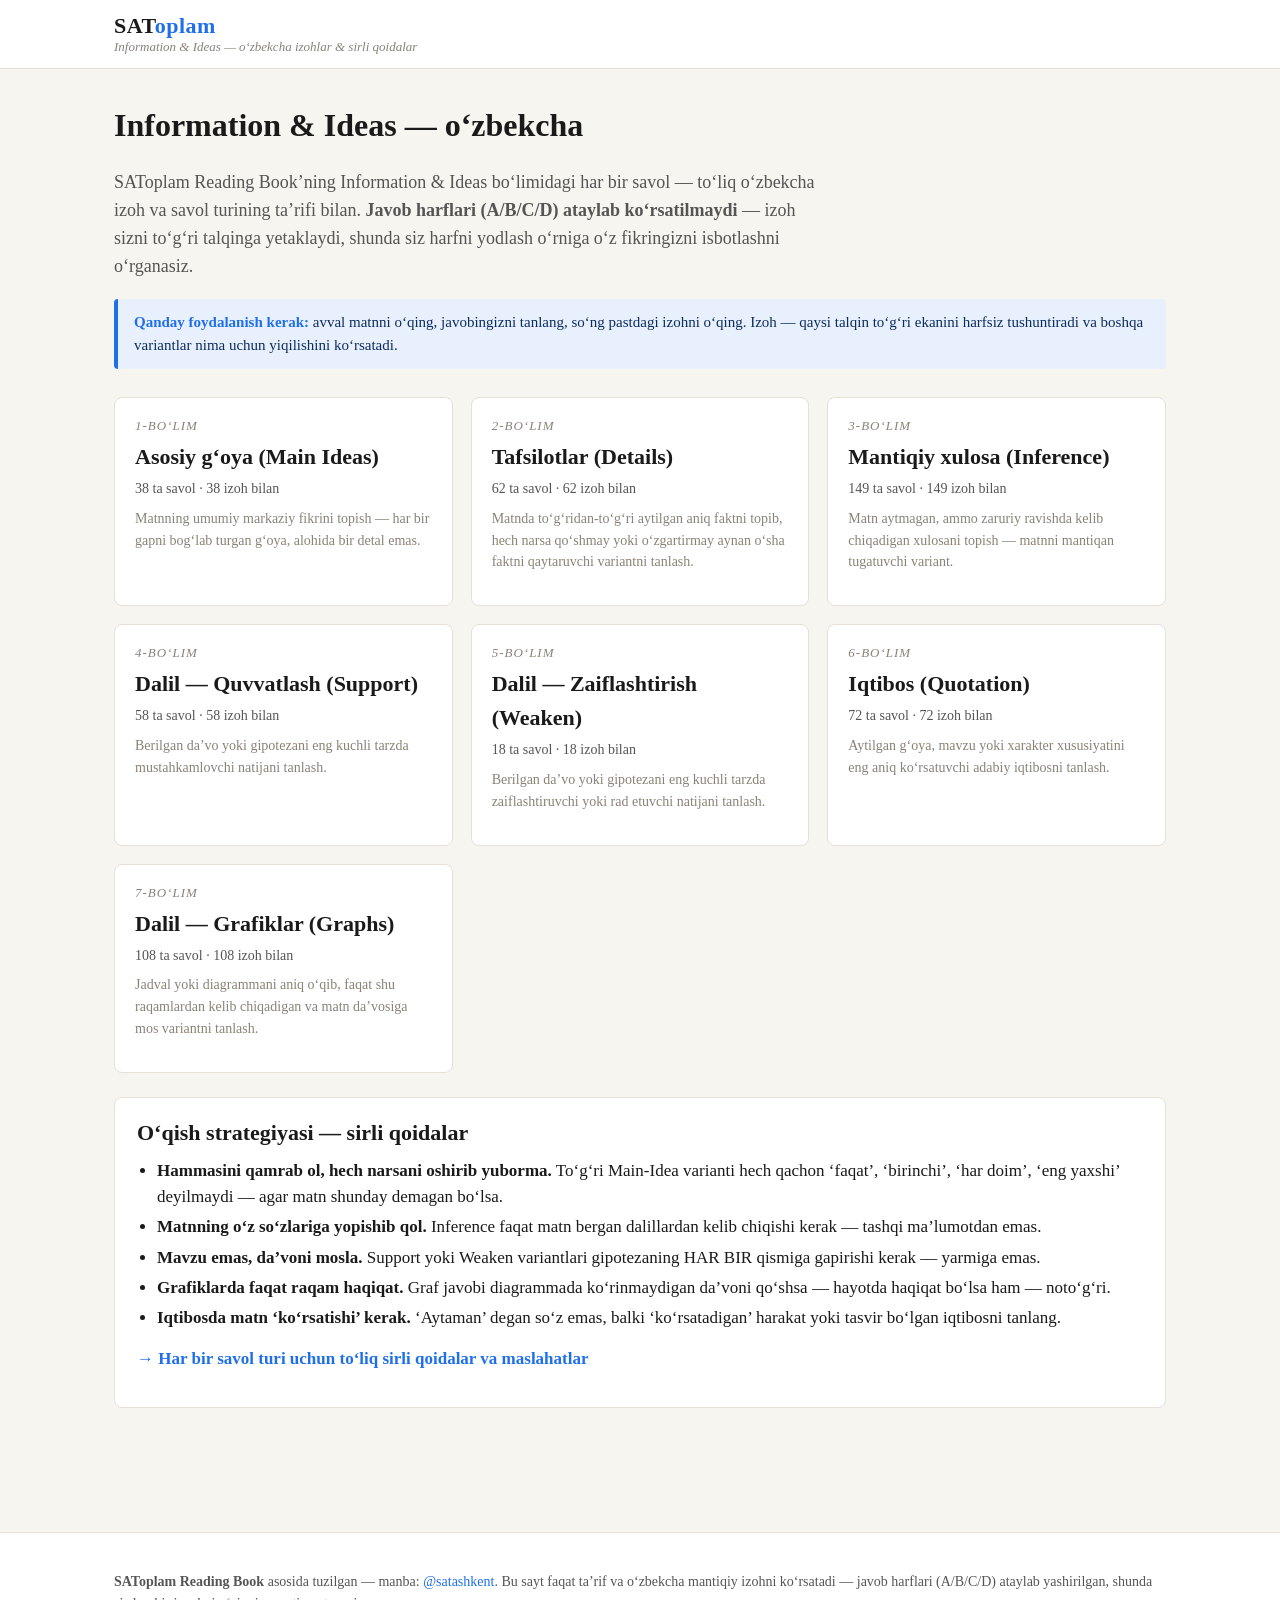
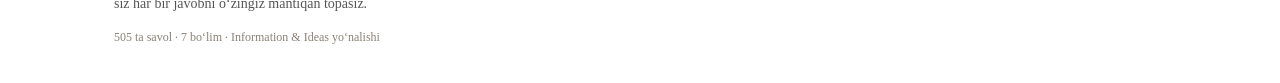
<file: index.html>
<!DOCTYPE html>
<html lang="uz">
<head>
<meta charset="utf-8" />
<meta name="viewport" content="width=device-width,initial-scale=1" />
<title>SAToplam — Information &amp; Ideas | O‘zbekcha izohlar va sirli qoidalar</title>
<meta name="description" content="SAToplam Reading Book’ning Information &amp; Ideas bo‘limidagi har bir savol uchun to‘liq o‘zbekcha izoh, ta’rif va sirli qoidalar — javob harflari ko‘rsatilmaydi." />
<link rel="stylesheet" href="styles.css" />
</head>
<body>
<header class="topbar">
  <div class="wrap">
    <a class="brand" href="#/">
      <span class="logo">SAT<span class="accent">oplam</span></span>
      <span class="tagline">Information &amp; Ideas — o‘zbekcha izohlar &amp; sirli qoidalar</span>
    </a>
    <nav class="topnav" id="breadcrumb"></nav>
  </div>
</header>

<main class="wrap" id="view">
  <p class="loading">505 ta savol yuklanmoqda…</p>
</main>

<footer class="footer">
  <div class="wrap">
    <p>
      <strong>SAToplam Reading Book</strong> asosida tuzilgan — manba: <a href="https://t.me/satashkent" target="_blank" rel="noopener">@satashkent</a>.
      Bu sayt faqat ta’rif va o‘zbekcha mantiqiy izohni ko‘rsatadi — javob harflari (A/B/C/D) ataylab yashirilgan, shunda siz har bir javobni o‘zingiz mantiqan topasiz.
    </p>
    <p class="muted">505 ta savol · 7 bo‘lim · Information &amp; Ideas yo‘nalishi</p>
  </div>
</footer>

<script src="app.js"></script>
</body>
</html>
</file>
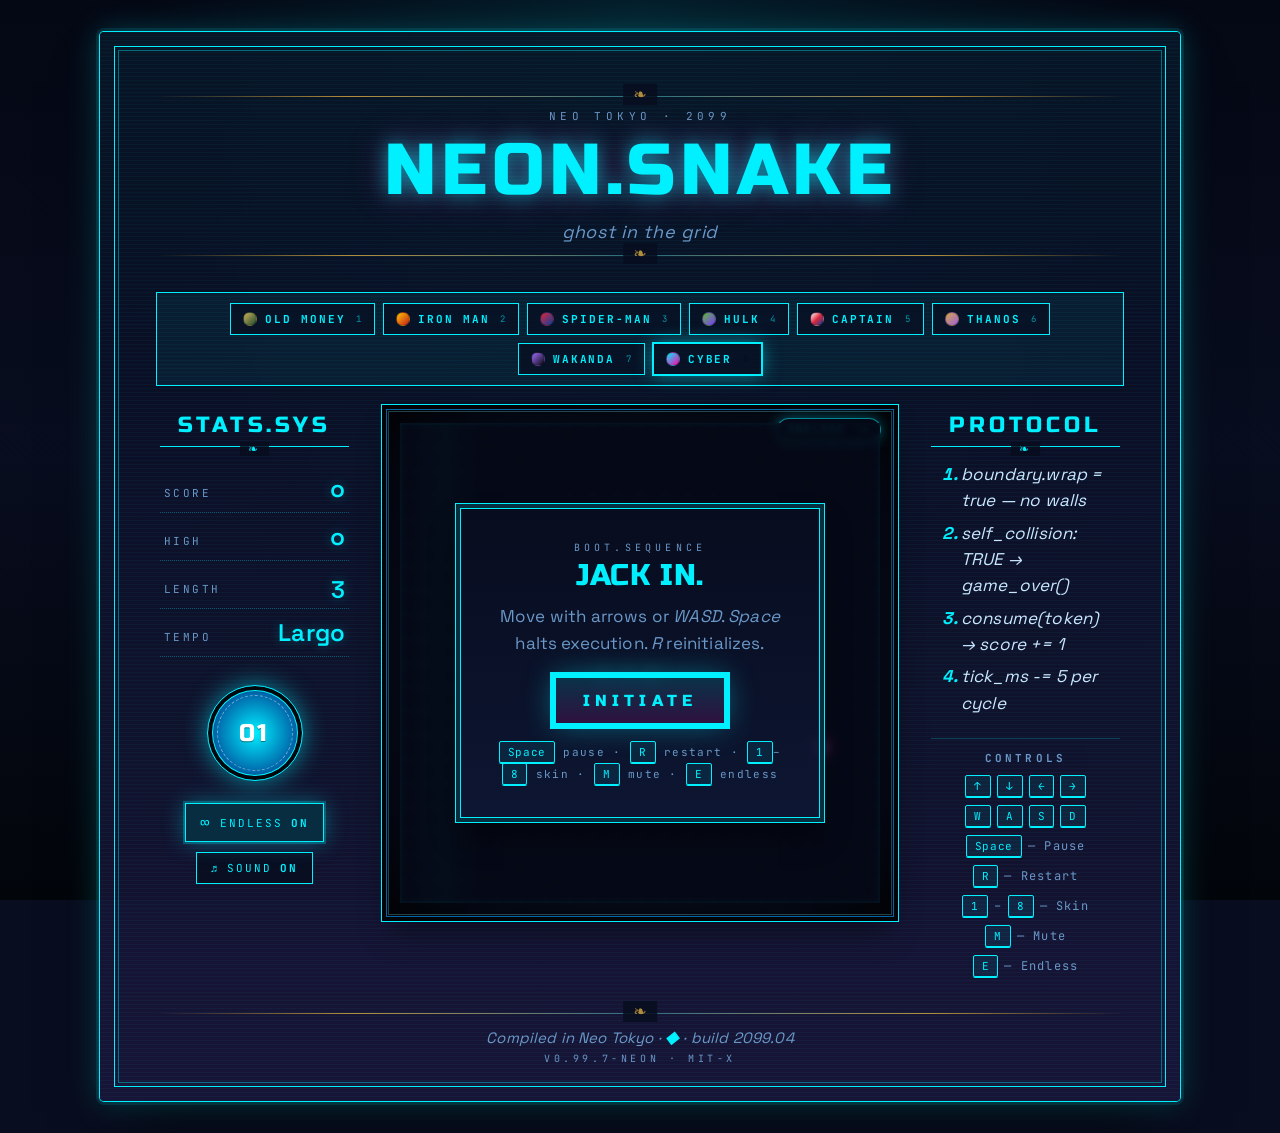
<file: snake/index.html>
<!DOCTYPE html>
<html lang="en">
<head>
  <meta charset="UTF-8" />
  <meta name="viewport" content="width=device-width, initial-scale=1.0" />
  <title>The Serpent Club &middot; Snake Multiverse</title>
  <link rel="preconnect" href="https://fonts.googleapis.com" />
  <link rel="preconnect" href="https://fonts.gstatic.com" crossorigin />
  <link
    href="https://fonts.googleapis.com/css2?family=Cormorant+Garamond:ital,wght@0,400;0,500;0,600;0,700;1,400&family=Libre+Caslon+Text:ital,wght@0,400;0,700;1,400&family=Italiana&family=Bebas+Neue&family=Russo+One&family=Space+Grotesk:wght@300;400;500;600;700&family=JetBrains+Mono:wght@400;700&family=Bangers&display=swap"
    rel="stylesheet"
  />
  <link rel="stylesheet" href="styles.css" />
</head>
<body data-skin="cyber" data-endless="1">
  <div class="paper">
    <header class="masthead">
      <div class="rule rule-top"></div>
      <p class="eyebrow" id="eyebrow">Members Only &middot; Est. MMXXV</p>
      <h1 class="wordmark" id="wordmark">The Serpent Club</h1>
      <p class="tagline" id="tagline"><em>An Exercise in Patience &amp; Quiet Fortune</em></p>
      <div class="rule rule-bottom"></div>
    </header>

    <!-- Skin selector -->
    <nav class="skin-bar" aria-label="Choose skin">
      <button class="skin-chip" data-skin="old-money" aria-label="Old Money skin"
              title="Old Money (1)"><span class="chip-dot dot-old-money"></span><span class="chip-label">Old Money</span><span class="chip-key">1</span></button>
      <button class="skin-chip" data-skin="iron-man" aria-label="Iron Man skin"
              title="Iron Man (2)"><span class="chip-dot dot-iron-man"></span><span class="chip-label">Iron Man</span><span class="chip-key">2</span></button>
      <button class="skin-chip" data-skin="spider-man" aria-label="Spider-Man skin"
              title="Spider-Man (3)"><span class="chip-dot dot-spider-man"></span><span class="chip-label">Spider-Man</span><span class="chip-key">3</span></button>
      <button class="skin-chip" data-skin="hulk" aria-label="Hulk skin"
              title="Hulk (4)"><span class="chip-dot dot-hulk"></span><span class="chip-label">Hulk</span><span class="chip-key">4</span></button>
      <button class="skin-chip" data-skin="captain-america" aria-label="Captain America skin"
              title="Captain America (5)"><span class="chip-dot dot-captain-america"></span><span class="chip-label">Captain</span><span class="chip-key">5</span></button>
      <button class="skin-chip" data-skin="thanos" aria-label="Thanos skin"
              title="Thanos (6)"><span class="chip-dot dot-thanos"></span><span class="chip-label">Thanos</span><span class="chip-key">6</span></button>
      <button class="skin-chip" data-skin="black-panther" aria-label="Black Panther skin"
              title="Black Panther (7)"><span class="chip-dot dot-black-panther"></span><span class="chip-label">Wakanda</span><span class="chip-key">7</span></button>
      <button class="skin-chip" data-skin="cyber" aria-label="Cyber Modern skin"
              title="Cyber Modern (8)"><span class="chip-dot dot-cyber"></span><span class="chip-label">Cyber</span><span class="chip-key">8</span></button>
    </nav>

    <main class="court">
      <aside class="ledger ledger-left">
        <h2 class="ledger-title" id="ledger-title-left">Ledger</h2>
        <dl class="ledger-list">
          <div class="ledger-row">
            <dt>Score</dt>
            <dd id="score">0</dd>
          </div>
          <div class="ledger-row">
            <dt>High</dt>
            <dd id="high-score">0</dd>
          </div>
          <div class="ledger-row">
            <dt>Length</dt>
            <dd id="length">3</dd>
          </div>
          <div class="ledger-row">
            <dt>Tempo</dt>
            <dd id="tempo">Andante</dd>
          </div>
        </dl>
        <div class="seal" aria-hidden="true">
          <div class="seal-inner">
            <span class="seal-mono" id="seal-mono">S&middot;C</span>
          </div>
        </div>
        <div class="settings">
          <button id="endless-toggle" class="setting-btn setting-endless active" type="button" aria-pressed="true" title="Toggle Endless mode (E) — when ON, walls wrap and the snake passes through itself">
            <span class="setting-icon" aria-hidden="true">&infin;</span>
            <span class="setting-label">Endless</span>
            <span class="setting-state" id="endless-state">On</span>
          </button>
          <button id="sound-toggle" class="setting-btn" type="button" aria-pressed="true" title="Toggle sound (M)">
            <span class="setting-icon" aria-hidden="true">&#9836;</span>
            <span class="setting-label">Sound</span>
            <span class="setting-state" id="sound-state">On</span>
          </button>
        </div>
      </aside>

      <section class="board-frame">
        <div class="board-mat" id="board-mat">
          <canvas id="board" width="480" height="480" aria-label="Snake game board"></canvas>
          <div id="fx-layer" class="fx-layer" aria-hidden="true"></div>
          <div id="overlay" class="overlay">
            <div class="overlay-card">
              <p class="overlay-eyebrow" id="overlay-eyebrow">Welcome</p>
              <h2 class="overlay-title" id="overlay-title">Pour yourself a drink.</h2>
              <p class="overlay-body" id="overlay-body">
                Guide the serpent with the arrow keys, or <em>W &middot; A &middot; S &middot; D</em>.
                Collect the heirloom emeralds. Decline the walls.
              </p>
              <button id="start-btn" class="crest-btn" type="button">Begin the Round</button>
              <p class="overlay-foot">
                <kbd>Space</kbd> pause &middot; <kbd>R</kbd> restart &middot; <kbd>1</kbd>&ndash;<kbd>8</kbd> skin &middot; <kbd>M</kbd> mute &middot; <kbd>E</kbd> endless
              </p>
            </div>
          </div>
        </div>
      </section>

      <aside class="ledger ledger-right">
        <h2 class="ledger-title" id="ledger-title-right">House Rules</h2>
        <ol class="rules" id="rules">
          <li>The walls bend politely to one&rsquo;s will.</li>
          <li>One does not consume oneself.</li>
          <li>One collects emeralds with composure.</li>
          <li>The tempo quickens. So shall you.</li>
        </ol>
        <div class="controls">
          <h3 class="controls-title">Controls</h3>
          <ul class="keys">
            <li><kbd>&uarr;</kbd><kbd>&darr;</kbd><kbd>&larr;</kbd><kbd>&rarr;</kbd></li>
            <li><kbd>W</kbd><kbd>A</kbd><kbd>S</kbd><kbd>D</kbd></li>
            <li><kbd>Space</kbd> &mdash; Pause</li>
            <li><kbd>R</kbd> &mdash; Restart</li>
            <li><kbd>1</kbd>&ndash;<kbd>8</kbd> &mdash; Skin</li>
            <li><kbd>M</kbd> &mdash; Mute</li>
            <li><kbd>E</kbd> &mdash; Endless</li>
          </ul>
        </div>
      </aside>
    </main>

    <nav class="touchpad" aria-label="Touch controls">
      <button class="touch-btn" data-dir="up" aria-label="Up">&uarr;</button>
      <div class="touchpad-row">
        <button class="touch-btn" data-dir="left" aria-label="Left">&larr;</button>
        <button class="touch-btn" data-dir="down" aria-label="Down">&darr;</button>
        <button class="touch-btn" data-dir="right" aria-label="Right">&rarr;</button>
      </div>
    </nav>

    <footer class="colophon">
      <div class="rule rule-top"></div>
      <p class="colophon-line" id="colophon-line">
        Bound &amp; Pressed by The Serpent Club &middot; <span class="amp">&amp;</span> &middot; A Private Pastime
      </p>
      <p class="colophon-mono" id="colophon-mono">No. 001 &middot; First Edition &middot; MMXXV</p>
    </footer>
  </div>

  <script src="game.js"></script>
</body>
</html>
</file>
<file: styles.css>
/* SAToplam Information & Ideas — site styles */
:root {
  --bg: #f7f5f0;
  --paper: #ffffff;
  --ink: #1a1a1a;
  --ink-soft: #555;
  --muted: #8a8278;
  --rule: #e6e1d6;
  --accent: #1f6feb;
  --accent-soft: #e8f0fe;
  --warn: #b08900;
  --max: 1100px;
}

* { box-sizing: border-box; }

html, body {
  margin: 0;
  padding: 0;
  background: var(--bg);
  color: var(--ink);
  font-family: 'Georgia', 'Iowan Old Style', 'Palatino Linotype', 'Times New Roman', serif;
  font-size: 17px;
  line-height: 1.55;
}

a { color: var(--accent); text-decoration: none; }
a:hover { text-decoration: underline; }

.wrap {
  max-width: var(--max);
  margin: 0 auto;
  padding: 0 24px;
}

.topbar {
  background: var(--paper);
  border-bottom: 1px solid var(--rule);
  padding: 14px 0;
  position: sticky;
  top: 0;
  z-index: 10;
}
.topbar .wrap {
  display: flex;
  align-items: center;
  justify-content: space-between;
  gap: 18px;
  flex-wrap: wrap;
}
.brand { display: flex; flex-direction: column; line-height: 1.1; }
.logo {
  font-weight: 700;
  font-size: 22px;
  letter-spacing: 0.5px;
  color: var(--ink);
}
.logo .accent { color: var(--accent); }
.brand .tagline {
  font-size: 13px;
  color: var(--muted);
  font-style: italic;
  margin-top: 2px;
}
.topnav { font-size: 14px; color: var(--ink-soft); }
.topnav a { color: var(--ink-soft); }
.topnav .sep { margin: 0 6px; color: var(--muted); }

main.wrap { padding-top: 28px; padding-bottom: 60px; min-height: 70vh; }

h1 { font-size: 32px; margin: 4px 0 4px; }
h2 { font-size: 22px; margin: 28px 0 8px; }
h3 { font-size: 18px; margin: 24px 0 6px; color: var(--ink); }

.lead { font-size: 18px; color: var(--ink-soft); max-width: 78ch; }

.notice {
  background: var(--accent-soft);
  border-left: 4px solid var(--accent);
  padding: 12px 16px;
  margin: 18px 0 28px;
  border-radius: 4px;
  color: #0c2c5e;
  font-size: 15px;
}
.notice strong { color: var(--accent); }

/* Topic grid */
.topic-grid {
  display: grid;
  grid-template-columns: repeat(auto-fit, minmax(260px, 1fr));
  gap: 18px;
  margin-top: 18px;
}
.topic-card {
  background: var(--paper);
  border: 1px solid var(--rule);
  border-radius: 8px;
  padding: 18px 20px;
  transition: transform .06s ease, box-shadow .06s ease;
  display: block;
  color: inherit;
}
.topic-card:hover {
  transform: translateY(-1px);
  box-shadow: 0 4px 14px rgba(0,0,0,0.06);
  text-decoration: none;
}
.topic-card .num {
  font-size: 13px;
  color: var(--muted);
  letter-spacing: 1px;
  text-transform: uppercase;
  font-style: italic;
}
.topic-card .name {
  font-size: 22px;
  font-weight: 700;
  color: var(--ink);
  margin: 4px 0;
}
.topic-card .meta {
  color: var(--ink-soft);
  font-size: 14px;
}

/* Question list */
.question-list {
  list-style: none;
  margin: 18px 0 0;
  padding: 0;
}
.question-list li {
  background: var(--paper);
  border: 1px solid var(--rule);
  border-radius: 6px;
  padding: 14px 16px;
  margin-bottom: 10px;
  display: flex;
  gap: 14px;
  align-items: baseline;
  transition: background .08s ease;
}
.question-list li:hover { background: #fdfaf2; }
.question-list .qn {
  display: inline-block;
  min-width: 38px;
  font-weight: 700;
  color: var(--accent);
  font-size: 15px;
}
.question-list .preview {
  flex: 1;
  color: var(--ink-soft);
  font-size: 15px;
  font-style: italic;
}
.question-list .has-exp {
  font-size: 11px;
  color: #2a7a2a;
  background: #e6f3e6;
  padding: 2px 8px;
  border-radius: 999px;
  letter-spacing: 0.4px;
  text-transform: uppercase;
}
.question-list .no-exp {
  font-size: 11px;
  color: var(--warn);
  background: #fff7df;
  padding: 2px 8px;
  border-radius: 999px;
  letter-spacing: 0.4px;
  text-transform: uppercase;
}

/* Question detail */
.question-detail {
  background: var(--paper);
  border: 1px solid var(--rule);
  border-radius: 8px;
  padding: 26px 30px;
  margin-top: 8px;
}
.question-meta {
  font-size: 13px;
  color: var(--muted);
  letter-spacing: 0.6px;
  text-transform: uppercase;
}
.question-passage {
  font-size: 17px;
  line-height: 1.7;
  margin: 14px 0 22px;
  white-space: pre-wrap;
}
.question-prompt {
  font-weight: 700;
  font-size: 17px;
  margin: 0 0 10px;
}
.options {
  list-style: none;
  margin: 0 0 26px;
  padding: 0;
}
.options li {
  border: 1px solid var(--rule);
  background: #fcfaf4;
  border-radius: 6px;
  padding: 10px 14px;
  margin-bottom: 8px;
  display: flex;
  gap: 10px;
}
.options .key {
  font-weight: 700;
  min-width: 22px;
  color: var(--ink);
}
.options .body { flex: 1; }

.explanation {
  background: #fbf9f3;
  border: 1px solid var(--rule);
  border-left: 4px solid var(--accent);
  border-radius: 6px;
  padding: 18px 22px;
  margin-top: 8px;
}
.explanation h3 {
  margin-top: 0;
  color: var(--accent);
  font-size: 14px;
  text-transform: uppercase;
  letter-spacing: 1px;
}
.explanation p { margin: 0 0 12px; }
.explanation .definition {
  font-style: italic;
  color: var(--ink-soft);
  background: #fff;
  border-radius: 4px;
  padding: 10px 14px;
  border: 1px dashed var(--rule);
  margin-bottom: 14px;
}
.explanation .placeholder {
  color: var(--warn);
  font-style: italic;
}

.qnav {
  display: flex;
  justify-content: space-between;
  margin-top: 20px;
  gap: 8px;
  font-size: 14px;
}
.qnav a { padding: 8px 12px; border: 1px solid var(--rule); border-radius: 6px; background: var(--paper); color: var(--ink-soft); }
.qnav a:hover { border-color: var(--accent); color: var(--accent); text-decoration: none; }

.muted { color: var(--muted); font-size: 14px; }

.search-bar {
  display: flex;
  gap: 8px;
  margin: 18px 0;
}
.search-bar input {
  flex: 1;
  padding: 10px 14px;
  border: 1px solid var(--rule);
  border-radius: 6px;
  background: var(--paper);
  font-family: inherit;
  font-size: 16px;
}
.search-bar input:focus { outline: 2px solid var(--accent); border-color: var(--accent); }

.footer {
  border-top: 1px solid var(--rule);
  background: var(--paper);
  padding: 24px 0;
  margin-top: 40px;
  font-size: 14px;
  color: var(--ink-soft);
}
.footer a { color: var(--accent); }
.footer .muted { font-size: 12px; }

/* Tip / how-to-use box on home */
.tips {
  background: var(--paper);
  border: 1px solid var(--rule);
  border-radius: 8px;
  padding: 18px 22px;
  margin: 24px 0;
}
.tips h2 { margin-top: 0; }
.tips ul { padding-left: 20px; margin: 6px 0 0; }
.tips li { margin: 4px 0; }

@media (max-width: 640px) {
  body { font-size: 16px; }
  h1 { font-size: 26px; }
  .question-detail { padding: 18px 18px; }
}
</file>
<file: snake/styles.css>
/* =============================================================
   The Serpent Club — Snake Multiverse
   Skins: Old Money, Iron Man, Spider-Man, Hulk, Captain America,
          Thanos, Black Panther, Cyber Modern
   ============================================================= */

/* ---------------------------------------------------------------
   Default theme variables (Old Money)
   --------------------------------------------------------------- */
:root {
  /* page bg */
  --bg-1: #0c2418;
  --bg-2: #0f2a1d;
  --bg-3: #0a1d13;
  --bg-accent: rgba(212, 168, 75, 0.07);
  --bg-spotlight: rgba(212, 168, 75, 0.07);

  /* paper / surface */
  --paper-1: #f4ecd8;
  --paper-2: #ebe1c4;
  --ink:        #1c1a14;
  --ink-soft:   #3a3528;
  --ink-strong: #14361f;

  /* accents */
  --accent:        #b08d3a;       /* primary border / rules */
  --accent-bright: #d4a84b;
  --accent-soft:   #c9a449;
  --accent-2:      #6b1f1a;       /* secondary, for seal etc. */
  --accent-2-ink:  #f4ecd8;       /* ink color over accent-2 */

  /* fonts */
  --font-display:  "Italiana", "Cormorant Garamond", serif;
  --font-body:     "Cormorant Garamond", Georgia, serif;
  --font-mono:     "Libre Caslon Text", Georgia, serif;
  --font-eyebrow-spacing: 0.4em;
  --eyebrow-tt: uppercase;
  --wordmark-shadow: 0 1px 0 rgba(255,255,255,0.6);

  /* paper edges */
  --paper-radius: 0px;
  --paper-shadow:
    0 0 0 1px var(--accent),
    0 0 0 8px var(--paper-1),
    0 0 0 9px var(--accent),
    0 30px 60px -20px rgba(0,0,0,0.7),
    0 60px 80px -40px rgba(0,0,0,0.5);
  --paper-image:
    radial-gradient(circle at 20% 10%, rgba(176,141,58,0.06), transparent 40%),
    radial-gradient(circle at 80% 90%, rgba(107,31,26,0.05), transparent 45%);

  /* board frame */
  --board-bg-1: #10311f;
  --board-bg-2: #1d4a2c;
  --board-bg-3: #0f2a1d;
  --board-grid: rgba(212,168,75,0.07);
  --board-grid-strong: rgba(212,168,75,0.14);
  --board-border: var(--accent);

  /* misc */
  --kbd-bg: var(--paper-1);
  --kbd-fg: var(--ink-strong);
  --rule-fg: var(--accent);
  --rule-mid: var(--ink);
  --crest-bg: var(--ink-strong);
  --crest-fg: var(--paper-1);

  /* skin name shown sometimes */
  --skin-name: "Old Money";
}

/* ---------------------------------------------------------------
   Reset + base
   --------------------------------------------------------------- */
* { box-sizing: border-box; }

html, body { margin: 0; padding: 0; min-height: 100%; }

body {
  font-family: var(--font-body);
  color: var(--paper-1);
  background-color: var(--bg-2);
  background-image:
    radial-gradient(ellipse at top, var(--bg-spotlight), transparent 55%),
    radial-gradient(ellipse at bottom, rgba(0,0,0,0.45), transparent 60%),
    repeating-linear-gradient(45deg, rgba(0,0,0,0.04) 0 2px, transparent 2px 6px),
    linear-gradient(180deg, var(--bg-1) 0%, var(--bg-2) 50%, var(--bg-3) 100%);
  background-attachment: fixed;
  min-height: 100vh;
  display: flex;
  align-items: center;
  justify-content: center;
  padding: 32px 16px;
  letter-spacing: 0.01em;
  transition: background-color 350ms ease;
}

/* ---------------------------------------------------------------
   Paper / outer frame
   --------------------------------------------------------------- */
.paper {
  width: 100%;
  max-width: 1080px;
  color: var(--ink);
  padding: 44px 56px 32px;
  position: relative;
  border-radius: var(--paper-radius);
  box-shadow: var(--paper-shadow);
  background:
    var(--paper-image),
    linear-gradient(180deg, var(--paper-1) 0%, var(--paper-2) 100%);
  transition: background 350ms ease, box-shadow 350ms ease;
}
.paper::before,
.paper::after {
  content: "";
  position: absolute;
  inset: 14px;
  border: 1px solid var(--accent);
  pointer-events: none;
  border-radius: calc(var(--paper-radius) - 4px);
  transition: border-color 350ms ease;
}
.paper::after {
  inset: 18px;
  border: 1px solid color-mix(in srgb, var(--accent) 40%, transparent);
}

/* ---------------------------------------------------------------
   Masthead
   --------------------------------------------------------------- */
.masthead {
  text-align: center;
  padding: 8px 0 14px;
}

.rule {
  height: 1px;
  background: linear-gradient(
    90deg,
    transparent 0%,
    var(--rule-fg) 20%,
    var(--rule-mid) 50%,
    var(--rule-fg) 80%,
    transparent 100%
  );
  margin: 12px auto;
  position: relative;
}
.rule::before {
  content: "\2767";
  position: absolute;
  top: -12px;
  left: 50%;
  transform: translateX(-50%);
  color: var(--rule-fg);
  background: var(--paper-1);
  padding: 0 10px;
  font-size: 16px;
}

.eyebrow {
  font-family: var(--font-mono);
  letter-spacing: var(--font-eyebrow-spacing);
  text-transform: var(--eyebrow-tt);
  font-size: 11px;
  color: var(--ink-soft);
  margin: 6px 0 4px;
}

.wordmark {
  font-family: var(--font-display);
  font-weight: 400;
  font-size: clamp(44px, 6vw, 72px);
  letter-spacing: 0.06em;
  margin: 4px 0 6px;
  color: var(--ink-strong);
  text-shadow: var(--wordmark-shadow);
  transition: color 350ms ease;
}

.tagline {
  font-family: var(--font-body);
  font-style: italic;
  font-size: clamp(15px, 1.4vw, 18px);
  letter-spacing: 0.04em;
  color: var(--ink-soft);
  margin: 0 0 10px;
}

/* ---------------------------------------------------------------
   Skin selector bar
   --------------------------------------------------------------- */
.skin-bar {
  display: flex;
  flex-wrap: wrap;
  gap: 8px;
  justify-content: center;
  margin: 10px auto 18px;
  padding: 10px;
  border: 1px solid var(--accent);
  background: color-mix(in srgb, var(--ink-strong) 6%, transparent);
}
.skin-chip {
  display: inline-flex;
  align-items: center;
  gap: 8px;
  padding: 8px 12px;
  background: var(--paper-1);
  color: var(--ink-strong);
  border: 1px solid var(--accent);
  font-family: var(--font-mono);
  font-size: 11px;
  letter-spacing: 0.18em;
  text-transform: uppercase;
  cursor: pointer;
  transition: transform 120ms ease, background 200ms ease, box-shadow 200ms ease;
  position: relative;
}
.skin-chip:hover {
  transform: translateY(-1px);
  box-shadow: 0 4px 10px rgba(0,0,0,0.18);
}
.skin-chip.active {
  background: var(--accent);
  color: var(--paper-1);
  box-shadow: inset 0 0 0 2px var(--paper-1), 0 0 0 1px var(--accent);
}
.chip-dot {
  width: 14px; height: 14px;
  border-radius: 50%;
  border: 1px solid rgba(0,0,0,0.25);
  flex-shrink: 0;
}
.chip-label { font-weight: 700; }
.chip-key {
  font-size: 9px;
  letter-spacing: 0.12em;
  color: color-mix(in srgb, var(--ink-strong) 60%, transparent);
  margin-left: 2px;
  font-family: "JetBrains Mono", monospace;
}
.skin-chip.active .chip-key { color: color-mix(in srgb, var(--paper-1) 80%, transparent); }

/* dot colors per chip */
.dot-old-money      { background: linear-gradient(135deg, #cdb15c 0%, #1d4a2c 100%); }
.dot-iron-man       { background: linear-gradient(135deg, #ffc400 0%, #c41e1e 100%); }
.dot-spider-man     { background: linear-gradient(135deg, #dc283c 0%, #0a3d99 100%); }
.dot-hulk           { background: linear-gradient(135deg, #5fb83a 0%, #7a3aff 100%); }
.dot-captain-america{ background: linear-gradient(135deg, #ffffff 0%, #dc283c 50%, #0a3d99 100%); }
.dot-thanos         { background: linear-gradient(135deg, #d4a84b 0%, #a060d8 100%); }
.dot-black-panther  { background: linear-gradient(135deg, #a06cff 0%, #08080d 100%); }
.dot-cyber          { background: linear-gradient(135deg, #00f0ff 0%, #ff00aa 100%); }

/* ---------------------------------------------------------------
   Court (3 columns)
   --------------------------------------------------------------- */
.court {
  display: grid;
  grid-template-columns: 1fr auto 1fr;
  gap: 28px;
  align-items: start;
  margin-top: 8px;
}
@media (max-width: 960px) {
  .court { grid-template-columns: 1fr; }
  .ledger { order: 2; }
  .ledger-right { order: 3; }
  .board-frame { order: 1; }
}

/* ---------------------------------------------------------------
   Ledger panels
   --------------------------------------------------------------- */
.ledger { padding: 8px 4px; position: relative; }

.ledger-title {
  font-family: var(--font-display);
  font-weight: 400;
  font-size: 22px;
  letter-spacing: 0.18em;
  text-transform: uppercase;
  text-align: center;
  color: var(--ink-strong);
  margin: 0 0 14px;
  padding-bottom: 8px;
  border-bottom: 1px solid var(--accent);
  position: relative;
}
.ledger-title::after {
  content: "\2767";
  position: absolute;
  left: 50%;
  bottom: -10px;
  transform: translateX(-50%);
  background: var(--paper-1);
  padding: 0 8px;
  color: var(--accent);
  font-size: 12px;
}

.ledger-list { margin: 18px 0 0; padding: 0; }
.ledger-row {
  display: flex;
  justify-content: space-between;
  align-items: baseline;
  padding: 8px 4px;
  border-bottom: 1px dotted color-mix(in srgb, var(--ink) 35%, transparent);
}
.ledger-row dt {
  font-family: var(--font-mono);
  text-transform: uppercase;
  letter-spacing: 0.22em;
  font-size: 11px;
  color: var(--ink-soft);
}
.ledger-row dd {
  margin: 0;
  font-family: var(--font-body);
  font-weight: 600;
  font-size: 24px;
  color: var(--ink-strong);
  font-variant-numeric: oldstyle-nums;
  transition: color 220ms ease, transform 200ms ease;
}
.ledger-row dd.bump { transform: scale(1.18); color: var(--accent-bright); }

/* Seal */
.seal {
  margin: 28px auto 0;
  width: 96px; height: 96px;
  border-radius: 50%;
  border: 1px solid var(--accent);
  display: flex; align-items: center; justify-content: center;
  position: relative;
  background:
    radial-gradient(circle at 30% 30%, rgba(255,255,255,0.4), transparent 60%),
    var(--accent-2);
  box-shadow:
    0 4px 8px rgba(0,0,0,0.25),
    inset 0 0 0 4px var(--accent-2),
    inset 0 0 0 5px var(--accent);
}
.seal-inner {
  width: 76px; height: 76px;
  border-radius: 50%;
  border: 1px dashed color-mix(in srgb, var(--accent-2-ink) 45%, transparent);
  display: flex; align-items: center; justify-content: center;
}
.seal-mono {
  font-family: var(--font-display);
  font-size: 24px;
  letter-spacing: 0.1em;
  color: var(--accent-2-ink);
  text-shadow: 0 1px 0 rgba(0,0,0,0.4);
}

/* settings */
.settings {
  margin-top: 22px;
  display: flex; flex-direction: column; align-items: center; gap: 10px;
}
.setting-btn {
  display: inline-flex; align-items: center; gap: 8px;
  padding: 8px 14px;
  background: var(--paper-1);
  color: var(--ink-strong);
  border: 1px solid var(--accent);
  font-family: var(--font-mono);
  font-size: 11px;
  text-transform: uppercase;
  letter-spacing: 0.18em;
  cursor: pointer;
  transition: background 200ms ease, box-shadow 200ms ease, border-color 200ms ease;
}
.setting-btn[aria-pressed="false"] { opacity: 0.6; }
.setting-btn:hover { background: color-mix(in srgb, var(--accent) 12%, var(--paper-1)); }
.setting-state { font-weight: 700; color: var(--accent); }

/* Endless mode toggle: glow when ON */
.setting-endless { position: relative; }
.setting-endless.active {
  background: color-mix(in srgb, var(--accent) 14%, var(--paper-1));
  border-color: var(--accent);
  box-shadow:
    0 0 0 2px color-mix(in srgb, var(--accent) 24%, transparent),
    0 0 22px color-mix(in srgb, var(--accent) 38%, transparent);
}
.setting-endless .setting-icon {
  font-size: 16px;
  display: inline-block;
  transition: transform 280ms ease;
}
.setting-endless.active .setting-icon {
  animation: endlessPulse 2.4s ease-in-out infinite;
}
@keyframes endlessPulse {
  0%, 100% { transform: rotate(0deg) scale(1); opacity: 1; }
  50%      { transform: rotate(180deg) scale(1.18); opacity: 0.85; }
}

/* Endless badge floating over the board when on */
body[data-endless="1"] .board-frame { position: relative; }
body[data-endless="1"] .board-frame::after {
  content: "ENDLESS \00B7 \221E";
  position: absolute;
  top: 14px; right: 18px;
  z-index: 4;
  font-family: var(--font-mono);
  font-size: 10px;
  letter-spacing: 0.28em;
  padding: 4px 10px;
  color: var(--accent);
  background: color-mix(in srgb, var(--paper-1) 70%, transparent);
  border: 1px solid color-mix(in srgb, var(--accent) 55%, transparent);
  border-radius: 999px;
  box-shadow: 0 0 14px color-mix(in srgb, var(--accent) 35%, transparent);
  pointer-events: none;
  letter-spacing: 0.22em;
}

/* ---------------------------------------------------------------
   Rules / controls
   --------------------------------------------------------------- */
.rules {
  margin: 14px 8px 22px;
  padding-left: 22px;
  font-family: var(--font-body);
  font-size: 17px;
  color: var(--ink);
  line-height: 1.55;
}
.rules li { margin-bottom: 6px; font-style: italic; }
.rules li::marker { color: var(--accent); font-weight: 700; }

.controls-title {
  font-family: var(--font-mono);
  text-transform: uppercase;
  letter-spacing: 0.28em;
  font-size: 11px;
  color: var(--ink-soft);
  text-align: center;
  margin: 14px 0 10px;
  padding-top: 12px;
  border-top: 1px solid color-mix(in srgb, var(--ink) 18%, transparent);
}
.keys {
  list-style: none; padding: 0; margin: 0;
  display: flex; flex-direction: column; gap: 8px; align-items: center;
  font-family: var(--font-mono); font-size: 12px; color: var(--ink-soft);
}
.keys li { display: flex; align-items: center; gap: 6px; letter-spacing: 0.1em; }

kbd {
  display: inline-block;
  font-family: var(--font-mono);
  font-size: 11px;
  padding: 3px 8px;
  background: var(--kbd-bg);
  color: var(--kbd-fg);
  border: 1px solid var(--accent);
  border-radius: 2px;
  box-shadow: 0 1px 0 var(--accent), 0 2px 0 rgba(0,0,0,0.05);
  letter-spacing: 0.06em;
  min-width: 18px;
  text-align: center;
}

/* ---------------------------------------------------------------
   Board
   --------------------------------------------------------------- */
.board-frame { display: flex; justify-content: center; }

.board-mat {
  position: relative;
  padding: 18px;
  background:
    radial-gradient(ellipse at center, var(--board-bg-2) 0%, var(--board-bg-1) 80%, var(--board-bg-3) 100%);
  border: 1px solid var(--accent);
  box-shadow:
    inset 0 0 0 4px var(--board-bg-3),
    inset 0 0 0 5px var(--accent-soft),
    inset 0 0 60px rgba(0,0,0,0.45),
    0 18px 30px -10px rgba(0,0,0,0.45);
  transition: background 350ms ease, border-color 350ms ease;
}
.board-mat::before {
  content: "";
  position: absolute;
  inset: 6px;
  border: 1px solid color-mix(in srgb, var(--accent-bright) 25%, transparent);
  pointer-events: none;
}
.board-mat.shake { animation: shake 380ms cubic-bezier(.36,.07,.19,.97); }
@keyframes shake {
  10%, 90% { transform: translate(-1px, 0); }
  20%, 80% { transform: translate(2px, 0); }
  30%, 50%, 70% { transform: translate(-4px, 0); }
  40%, 60% { transform: translate(4px, 0); }
}

#board {
  display: block;
  width: 480px; height: 480px;
  max-width: 80vw; max-height: 80vw;
  background: transparent;
  position: relative;
  z-index: 1;
}

/* FX layer (particles, popups) */
.fx-layer {
  position: absolute;
  inset: 18px;
  pointer-events: none;
  overflow: hidden;
  z-index: 4;
}
.fx-particle {
  position: absolute;
  width: 6px; height: 6px;
  border-radius: 1px;
  pointer-events: none;
  will-change: transform, opacity;
}
.fx-popup {
  position: absolute;
  font-family: var(--font-display);
  font-size: 22px;
  font-weight: 700;
  color: var(--accent-bright);
  text-shadow: 0 1px 4px rgba(0,0,0,0.6);
  pointer-events: none;
  animation: popupRise 800ms ease-out forwards;
  letter-spacing: 0.04em;
}
@keyframes popupRise {
  0%   { transform: translate(-50%, 0) scale(0.7); opacity: 0; }
  20%  { transform: translate(-50%, -10px) scale(1.1); opacity: 1; }
  100% { transform: translate(-50%, -56px) scale(1.0); opacity: 0; }
}

/* ---------------------------------------------------------------
   Overlay
   --------------------------------------------------------------- */
.overlay {
  position: absolute;
  inset: 18px;
  display: flex; align-items: center; justify-content: center;
  background: color-mix(in srgb, var(--board-bg-1) 80%, transparent);
  backdrop-filter: blur(3px);
  transition: opacity 220ms ease;
  z-index: 5;
}
.overlay.hidden { opacity: 0; pointer-events: none; }

.overlay-card {
  background: linear-gradient(180deg, var(--paper-1) 0%, var(--paper-2) 100%);
  color: var(--ink);
  padding: 32px 36px;
  text-align: center;
  max-width: 360px;
  border: 1px solid var(--accent);
  box-shadow:
    0 0 0 4px var(--paper-1),
    0 0 0 5px var(--accent),
    0 18px 28px rgba(0,0,0,0.45);
  position: relative;
}
.overlay-eyebrow {
  font-family: var(--font-mono);
  text-transform: uppercase;
  letter-spacing: 0.42em;
  font-size: 10px;
  color: var(--ink-soft);
  margin: 0 0 6px;
}
.overlay-title {
  font-family: var(--font-display);
  font-weight: 400;
  font-size: 30px;
  margin: 0 0 12px;
  color: var(--ink-strong);
  letter-spacing: 0.02em;
  line-height: 1.05;
}
.overlay-body {
  font-family: var(--font-body);
  font-size: 17px;
  line-height: 1.55;
  color: var(--ink-soft);
  margin: 0 0 20px;
}
.overlay-foot {
  font-family: var(--font-mono);
  font-size: 11px;
  letter-spacing: 0.12em;
  color: var(--ink-soft);
  margin: 16px 0 0;
}

/* ---------------------------------------------------------------
   Crest button
   --------------------------------------------------------------- */
.crest-btn {
  font-family: var(--font-display);
  font-size: 16px;
  letter-spacing: 0.32em;
  text-transform: uppercase;
  background: var(--crest-bg);
  color: var(--crest-fg);
  border: 1px solid var(--accent);
  padding: 14px 28px;
  cursor: pointer;
  position: relative;
  box-shadow:
    0 0 0 3px var(--paper-1),
    0 0 0 4px var(--accent),
    0 6px 14px rgba(0,0,0,0.35);
  transition: transform 120ms ease, background 200ms ease;
}
.crest-btn:hover {
  background: color-mix(in srgb, var(--crest-bg) 85%, var(--accent));
  transform: translateY(-1px);
}
.crest-btn:active { transform: translateY(0); }
.crest-btn:focus-visible {
  outline: 2px dashed var(--accent-bright);
  outline-offset: 6px;
}

/* ---------------------------------------------------------------
   Touchpad (mobile)
   --------------------------------------------------------------- */
.touchpad {
  display: none;
  margin: 22px auto 8px;
  flex-direction: column;
  align-items: center;
  gap: 8px;
}
.touchpad-row { display: flex; gap: 8px; }
.touch-btn {
  width: 56px; height: 56px;
  border: 1px solid var(--accent);
  background: var(--crest-bg);
  color: var(--crest-fg);
  font-family: var(--font-display);
  font-size: 22px;
  cursor: pointer;
  box-shadow: inset 0 0 0 2px var(--paper-1), 0 4px 0 rgba(0,0,0,0.2);
}
.touch-btn:active { transform: translateY(1px); }
@media (max-width: 720px) {
  .touchpad { display: flex; }
  .paper { padding: 28px 16px 20px; }
  .keys { display: none; }
  .skin-bar { padding: 8px; gap: 6px; }
  .chip-key { display: none; }
}

/* ---------------------------------------------------------------
   Colophon
   --------------------------------------------------------------- */
.colophon {
  text-align: center;
  margin-top: 28px;
  padding-bottom: 4px;
}
.colophon-line {
  font-family: var(--font-body);
  font-style: italic;
  font-size: 15px;
  color: var(--ink-soft);
  margin: 8px 0 4px;
}
.colophon .amp {
  font-family: var(--font-display);
  color: var(--accent);
  font-size: 18px;
}
.colophon-mono {
  font-family: var(--font-mono);
  text-transform: uppercase;
  letter-spacing: 0.36em;
  font-size: 10px;
  color: var(--ink-soft);
  margin: 0;
}

/* =============================================================
   SKINS
   ============================================================= */

/* ---------- Iron Man ---------- */
body[data-skin="iron-man"] {
  --bg-1: #1a0808;
  --bg-2: #2a0d0a;
  --bg-3: #0d0404;
  --bg-spotlight: rgba(255, 196, 0, 0.10);
  --paper-1: #1a0d0d;
  --paper-2: #2a1010;
  --ink:        #f4d97a;
  --ink-soft:   #c89858;
  --ink-strong: #ffc400;
  --accent:        #ffc400;
  --accent-bright: #ffd84a;
  --accent-soft:   #d8a020;
  --accent-2:      #c41e1e;
  --accent-2-ink:  #ffe88a;
  --font-display: "Russo One", "Bebas Neue", sans-serif;
  --font-body:    "Space Grotesk", system-ui, sans-serif;
  --font-mono:    "JetBrains Mono", monospace;
  --font-eyebrow-spacing: 0.5em;
  --wordmark-shadow: 0 0 12px rgba(255, 196, 0, 0.45);
  --paper-image:
    radial-gradient(circle at 20% 10%, rgba(255,196,0,0.10), transparent 40%),
    radial-gradient(circle at 80% 90%, rgba(196,30,30,0.20), transparent 50%),
    repeating-linear-gradient(135deg, rgba(255,196,0,0.04) 0 2px, transparent 2px 8px);
  --paper-shadow:
    0 0 0 1px var(--accent),
    0 0 0 8px var(--paper-1),
    0 0 0 9px var(--accent-2),
    0 30px 60px -20px rgba(0,0,0,0.85);
  --board-bg-1: #1a0a0a;
  --board-bg-2: #3a0d0d;
  --board-bg-3: #0a0202;
  --board-grid: rgba(255,196,0,0.08);
  --crest-bg: var(--accent-2);
  --crest-fg: var(--accent);
  --kbd-bg: #1a0a0a;
  --kbd-fg: var(--accent);
  --skin-name: "Stark Industries";
}
body[data-skin="iron-man"] .seal {
  background:
    radial-gradient(circle at 50% 50%, #88f8ff 0%, #00d4ff 30%, #003355 70%, #001122 100%);
  box-shadow:
    0 0 24px rgba(0,212,255,0.6),
    inset 0 0 0 4px #001122,
    inset 0 0 0 5px var(--accent);
}
body[data-skin="iron-man"] .seal-inner {
  border-color: rgba(136,248,255,0.7);
}

/* ---------- Spider-Man ---------- */
body[data-skin="spider-man"] {
  --bg-1: #0a0a1f;
  --bg-2: #0d1733;
  --bg-3: #050518;
  --bg-spotlight: rgba(220, 40, 60, 0.10);
  --paper-1: #0d1733;
  --paper-2: #1a2966;
  --ink:        #f4f4ff;
  --ink-soft:   #a8b8e8;
  --ink-strong: #ffffff;
  --accent:        #dc283c;
  --accent-bright: #ff5468;
  --accent-soft:   #aa1a2a;
  --accent-2:      #0a3d99;
  --accent-2-ink:  #ffffff;
  --font-display: "Bangers", "Bebas Neue", sans-serif;
  --font-body:    "Space Grotesk", system-ui, sans-serif;
  --font-mono:    "JetBrains Mono", monospace;
  --eyebrow-tt: uppercase;
  --wordmark-shadow: 3px 3px 0 var(--accent-2), 6px 6px 0 rgba(0,0,0,0.5);
  --paper-image:
    radial-gradient(circle at 25% 15%, rgba(220,40,60,0.15), transparent 35%),
    radial-gradient(circle at 75% 85%, rgba(10,61,153,0.25), transparent 40%),
    repeating-linear-gradient(0deg, rgba(255,255,255,0.025) 0 1px, transparent 1px 24px),
    repeating-linear-gradient(90deg, rgba(255,255,255,0.025) 0 1px, transparent 1px 24px);
  --board-bg-1: #0a0e26;
  --board-bg-2: #1a2966;
  --board-bg-3: #050818;
  --board-grid: rgba(255,255,255,0.06);
  --crest-bg: var(--accent);
  --crest-fg: #ffffff;
  --kbd-bg: #0a0e26;
  --kbd-fg: #ffffff;
  --skin-name: "Friendly Neighborhood";
}

/* ---------- Hulk ---------- */
body[data-skin="hulk"] {
  --bg-1: #0a1f0a;
  --bg-2: #142a14;
  --bg-3: #051805;
  --bg-spotlight: rgba(127, 232, 90, 0.10);
  --paper-1: #0d1f0d;
  --paper-2: #1a3a1a;
  --ink:        #d8f0c8;
  --ink-soft:   #98c878;
  --ink-strong: #7fe85a;
  --accent:        #7fe85a;
  --accent-bright: #b0ff80;
  --accent-soft:   #4aa830;
  --accent-2:      #7a3aff;
  --accent-2-ink:  #f0e8ff;
  --font-display: "Bangers", "Russo One", sans-serif;
  --font-body:    "Space Grotesk", system-ui, sans-serif;
  --font-mono:    "JetBrains Mono", monospace;
  --wordmark-shadow: 2px 2px 0 #2a5a1a, 4px 4px 0 var(--accent-2);
  --paper-image:
    radial-gradient(circle at 20% 10%, rgba(127,232,90,0.10), transparent 40%),
    radial-gradient(circle at 80% 90%, rgba(122,58,255,0.18), transparent 50%);
  --board-bg-1: #081a08;
  --board-bg-2: #1a3a1a;
  --board-bg-3: #050f05;
  --board-grid: rgba(127,232,90,0.10);
  --crest-bg: var(--accent-2);
  --crest-fg: var(--accent-bright);
  --kbd-bg: #0a1a0a;
  --kbd-fg: var(--accent);
  --skin-name: "Code Green";
}

/* ---------- Captain America ---------- */
body[data-skin="captain-america"] {
  --bg-1: #0a1340;
  --bg-2: #0d1a55;
  --bg-3: #050a25;
  --bg-spotlight: rgba(220, 40, 60, 0.10);
  --paper-1: #f4f6ff;
  --paper-2: #e0e8ff;
  --ink:        #0a1340;
  --ink-soft:   #2a3a78;
  --ink-strong: #dc283c;
  --accent:        #dc283c;
  --accent-bright: #ff5468;
  --accent-soft:   #aa1a2a;
  --accent-2:      #0a3d99;
  --accent-2-ink:  #ffffff;
  --font-display: "Bebas Neue", "Russo One", sans-serif;
  --font-body:    "Space Grotesk", system-ui, sans-serif;
  --font-mono:    "JetBrains Mono", monospace;
  --wordmark-shadow: 0 2px 0 rgba(255,255,255,0.6);
  --paper-image:
    radial-gradient(circle at 20% 10%, rgba(220,40,60,0.06), transparent 40%),
    radial-gradient(circle at 80% 90%, rgba(10,61,153,0.10), transparent 50%),
    repeating-linear-gradient(180deg, rgba(220,40,60,0.04) 0 12px, transparent 12px 24px);
  --board-bg-1: #0a1340;
  --board-bg-2: #15276b;
  --board-bg-3: #050a25;
  --board-grid: rgba(255,255,255,0.10);
  --crest-bg: var(--accent-2);
  --crest-fg: #ffffff;
  --kbd-bg: #ffffff;
  --kbd-fg: var(--accent-2);
  --skin-name: "Sentinel of Liberty";
}

/* ---------- Thanos ---------- */
body[data-skin="thanos"] {
  --bg-1: #1a0a2a;
  --bg-2: #2a0d3a;
  --bg-3: #0d0418;
  --bg-spotlight: rgba(212, 168, 75, 0.12);
  --paper-1: #170a26;
  --paper-2: #2a1542;
  --ink:        #f0e0ff;
  --ink-soft:   #c89aef;
  --ink-strong: #d4a84b;
  --accent:        #d4a84b;
  --accent-bright: #ffd870;
  --accent-soft:   #a07820;
  --accent-2:      #a060d8;
  --accent-2-ink:  #1a0a2a;
  --font-display: "Bebas Neue", serif;
  --font-body:    "Space Grotesk", system-ui, sans-serif;
  --font-mono:    "JetBrains Mono", monospace;
  --wordmark-shadow: 0 0 20px rgba(212,168,75,0.45);
  --paper-image:
    radial-gradient(circle at 20% 10%, rgba(212,168,75,0.10), transparent 40%),
    radial-gradient(circle at 80% 90%, rgba(160,96,216,0.20), transparent 50%);
  --board-bg-1: #170a26;
  --board-bg-2: #3a1a55;
  --board-bg-3: #0a0414;
  --board-grid: rgba(212,168,75,0.10);
  --crest-bg: var(--accent-2);
  --crest-fg: var(--accent);
  --kbd-bg: #170a26;
  --kbd-fg: var(--accent);
  --skin-name: "Perfectly Balanced";
}

/* ---------- Black Panther ---------- */
body[data-skin="black-panther"] {
  --bg-1: #08080d;
  --bg-2: #0d0a18;
  --bg-3: #020205;
  --bg-spotlight: rgba(160, 108, 255, 0.10);
  --paper-1: #0a0a14;
  --paper-2: #16162a;
  --ink:        #d8c8ff;
  --ink-soft:   #8870c8;
  --ink-strong: #a06cff;
  --accent:        #a06cff;
  --accent-bright: #c89aff;
  --accent-soft:   #6a3aff;
  --accent-2:      #3a1a7a;
  --accent-2-ink:  #d8b8ff;
  --font-display: "Bebas Neue", "Russo One", sans-serif;
  --font-body:    "Space Grotesk", system-ui, sans-serif;
  --font-mono:    "JetBrains Mono", monospace;
  --wordmark-shadow: 0 0 18px rgba(160,108,255,0.5);
  --paper-image:
    radial-gradient(circle at 25% 15%, rgba(160,108,255,0.10), transparent 35%),
    radial-gradient(circle at 75% 85%, rgba(58,26,122,0.30), transparent 50%);
  --board-bg-1: #06060a;
  --board-bg-2: #1a1a2a;
  --board-bg-3: #020204;
  --board-grid: rgba(160,108,255,0.08);
  --crest-bg: #1a1a2a;
  --crest-fg: var(--accent);
  --kbd-bg: #0a0a14;
  --kbd-fg: var(--accent);
  --skin-name: "Wakanda Forever";
}

/* ---------- Cyber Modern ---------- */
body[data-skin="cyber"] {
  --bg-1: #040814;
  --bg-2: #080d1f;
  --bg-3: #02050a;
  --bg-spotlight: rgba(0, 240, 255, 0.10);
  --paper-1: rgba(8, 13, 31, 0.85);
  --paper-2: rgba(15, 25, 55, 0.85);
  --ink:        #c8e8ff;
  --ink-soft:   #6a98c8;
  --ink-strong: #00f0ff;
  --accent:        #00f0ff;
  --accent-bright: #88ffff;
  --accent-soft:   #0066aa;
  --accent-2:      #ff00aa;
  --accent-2-ink:  #ffffff;
  --font-display: "Russo One", "Bebas Neue", sans-serif;
  --font-body:    "Space Grotesk", system-ui, sans-serif;
  --font-mono:    "JetBrains Mono", monospace;
  --paper-radius: 4px;
  --wordmark-shadow: 0 0 20px rgba(0,240,255,0.6), 0 0 40px rgba(255,0,170,0.3);
  --paper-image:
    linear-gradient(180deg, rgba(0,240,255,0.04), transparent 30%, rgba(255,0,170,0.04) 100%),
    repeating-linear-gradient(0deg, rgba(0,240,255,0.04) 0 1px, transparent 1px 4px);
  --paper-shadow:
    0 0 0 1px var(--accent),
    0 0 30px rgba(0,240,255,0.25),
    0 0 0 4px rgba(0,240,255,0.1),
    0 30px 60px -20px rgba(0,0,0,0.85);
  --board-bg-1: #040814;
  --board-bg-2: #0a1428;
  --board-bg-3: #020408;
  --board-grid: rgba(0,240,255,0.12);
  --crest-bg: transparent;
  --crest-fg: var(--accent);
  --kbd-bg: rgba(0,240,255,0.08);
  --kbd-fg: var(--accent);
  --skin-name: "Neo Tokyo 2099";
}
body[data-skin="cyber"] .crest-btn {
  background: linear-gradient(180deg, rgba(0,240,255,0.15), rgba(255,0,170,0.15));
  box-shadow:
    inset 0 0 0 1px var(--accent),
    0 0 0 3px transparent,
    0 0 0 4px var(--accent),
    0 0 30px rgba(0,240,255,0.4);
}
body[data-skin="cyber"] .skin-chip { backdrop-filter: blur(6px); }
body[data-skin="cyber"] .skin-chip.active {
  box-shadow:
    inset 0 0 0 1px var(--paper-1),
    0 0 0 1px var(--accent),
    0 0 18px rgba(0,240,255,0.5);
}
body[data-skin="cyber"] .seal {
  background: radial-gradient(circle at 50% 50%, var(--accent) 0%, var(--accent-soft) 60%, #02060d 100%);
  box-shadow:
    0 0 24px rgba(0,240,255,0.55),
    inset 0 0 0 4px #02060d,
    inset 0 0 0 5px var(--accent);
}

/* Universal: dark-paper skins (everything except old-money + captain-america) */
body[data-skin="iron-man"]      .ledger-title::after,
body[data-skin="spider-man"]    .ledger-title::after,
body[data-skin="hulk"]          .ledger-title::after,
body[data-skin="thanos"]        .ledger-title::after,
body[data-skin="black-panther"] .ledger-title::after,
body[data-skin="cyber"]         .ledger-title::after,
body[data-skin="iron-man"]      .rule::before,
body[data-skin="spider-man"]    .rule::before,
body[data-skin="hulk"]          .rule::before,
body[data-skin="thanos"]        .rule::before,
body[data-skin="black-panther"] .rule::before,
body[data-skin="cyber"]         .rule::before {
  background: var(--paper-1);
}

/* dark-paper rule mid color (use ink-soft for visibility on dark) */
body[data-skin="iron-man"],
body[data-skin="spider-man"],
body[data-skin="hulk"],
body[data-skin="thanos"],
body[data-skin="black-panther"],
body[data-skin="cyber"] {
  --rule-mid: color-mix(in srgb, var(--ink-strong) 40%, transparent);
}

/* Cyber + Iron Man + Hulk: punchy ledger value color */
body[data-skin="iron-man"]      .ledger-row dd,
body[data-skin="hulk"]          .ledger-row dd,
body[data-skin="cyber"]         .ledger-row dd,
body[data-skin="thanos"]        .ledger-row dd,
body[data-skin="black-panther"] .ledger-row dd,
body[data-skin="spider-man"]    .ledger-row dd {
  color: var(--ink-strong);
  text-shadow: 0 0 12px color-mix(in srgb, var(--ink-strong) 30%, transparent);
}

/* dark skins: rules text */
body[data-skin="iron-man"]      .rules,
body[data-skin="spider-man"]    .rules,
body[data-skin="hulk"]          .rules,
body[data-skin="thanos"]        .rules,
body[data-skin="black-panther"] .rules,
body[data-skin="cyber"]         .rules {
  color: var(--ink);
}

/* dark skins: dotted divider color in ledger rows */
body[data-skin="iron-man"]      .ledger-row,
body[data-skin="spider-man"]    .ledger-row,
body[data-skin="hulk"]          .ledger-row,
body[data-skin="thanos"]        .ledger-row,
body[data-skin="black-panther"] .ledger-row,
body[data-skin="cyber"]         .ledger-row {
  border-bottom-color: color-mix(in srgb, var(--accent) 28%, transparent);
}

/* dark skins: controls top divider */
body[data-skin="iron-man"]      .controls-title,
body[data-skin="spider-man"]    .controls-title,
body[data-skin="hulk"]          .controls-title,
body[data-skin="thanos"]        .controls-title,
body[data-skin="black-panther"] .controls-title,
body[data-skin="cyber"]         .controls-title {
  border-top-color: color-mix(in srgb, var(--accent) 22%, transparent);
}

/* hover state on chips for dark skins */
body[data-skin="iron-man"]      .skin-chip,
body[data-skin="spider-man"]    .skin-chip,
body[data-skin="hulk"]          .skin-chip,
body[data-skin="thanos"]        .skin-chip,
body[data-skin="black-panther"] .skin-chip,
body[data-skin="cyber"]         .skin-chip {
  background: color-mix(in srgb, var(--paper-1) 80%, transparent);
  color: var(--ink-strong);
}

/* ==============================================================
   Skin entrance flourish — pop on switch
   ============================================================== */
.paper { animation: paperPop 480ms ease both; }
@keyframes paperPop {
  0%   { transform: scale(0.985); filter: brightness(1.05); }
  100% { transform: scale(1);     filter: brightness(1); }
}

/* Reduced motion */
@media (prefers-reduced-motion: reduce) {
  .paper { animation: none; }
  .board-mat.shake { animation: none; }
  .fx-popup { animation: none; opacity: 0; }
}
</file>
